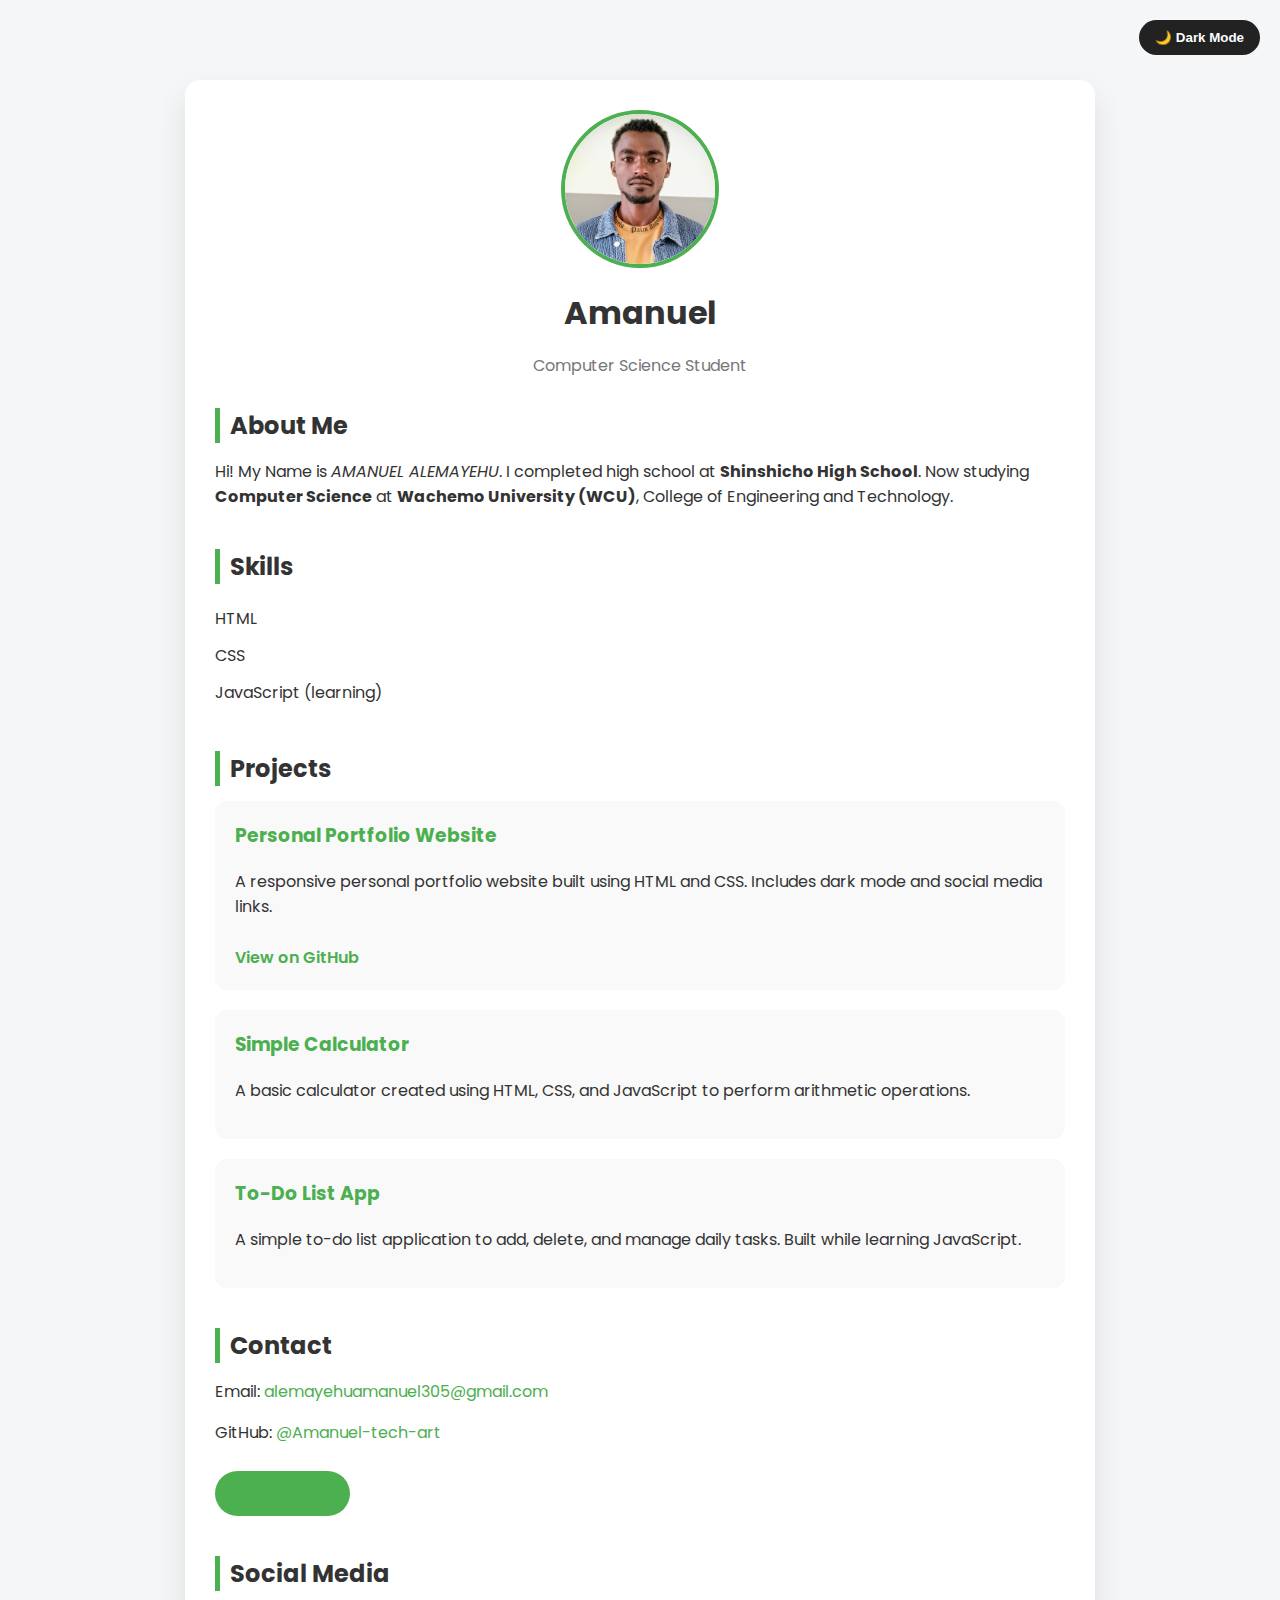
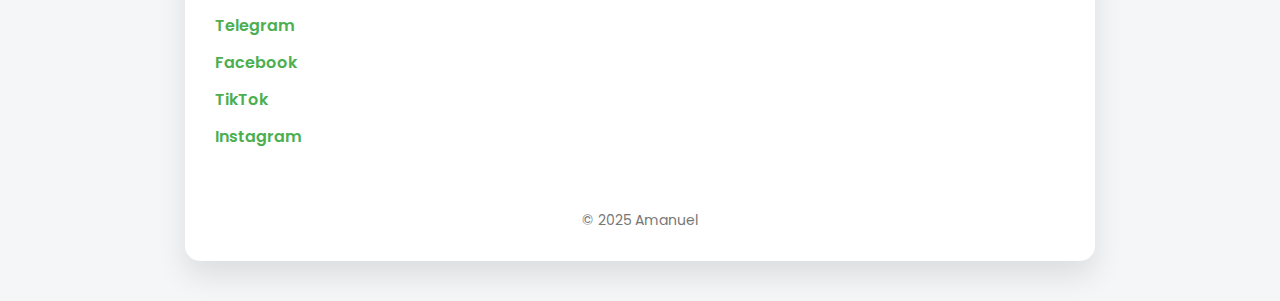
<file: index.html>
<!DOCTYPE html>
<html lang="en">
<head>
  <meta charset="UTF-8" />
  <meta name="viewport" content="width=device-width, initial-scale=1.0"/>
  <title>Amanuel | Portfolio</title>

  <link rel="stylesheet" href="aa.css">
  <link href="https://fonts.googleapis.com/css2?family=Poppins:wght@400;600&display=swap" rel="stylesheet">
</head>
<body>

  <!-- Theme Toggle Button -->
  <button id="themeToggle" class="toggle-btn">🌙 Dark Mode</button>

  <div class="container">
    <img src="Aman.jpg" alt="my photo" />
    <h1>Amanuel</h1>
    <p class="title">Computer Science Student</p>

    <div class="section">
      <h2>About Me</h2>
      <p>
        Hi! My Name is <em>AMANUEL ALEMAYEHU</em>. I completed high school at
        <strong>Shinshicho High School</strong>.
        Now studying <strong>Computer Science</strong> at
        <strong>Wachemo University (WCU)</strong>,
        College of Engineering and Technology.
      </p>
    </div>

    <div class="section">
      <h2>Skills</h2>
      <ul>
        <li>HTML</li>
        <li>CSS</li>
        <li>JavaScript (learning)</li>
      </ul>
    </div>

    <!-- Projects Section -->
    <div class="section projects">
      <h2>Projects</h2>

      <div class="project">
        <h3>Personal Portfolio Website</h3>
        <p>
          A responsive personal portfolio website built using HTML and CSS.
          Includes dark mode and social media links.
        </p>
          <a href="https://github.com/Amanuel-tech-art" target="_blank">View on GitHub</a>
      </div>

      <div class="project">
        <h3>Simple Calculator</h3>
        <p>
          A basic calculator created using HTML, CSS, and JavaScript
          to perform arithmetic operations.
        </p>
      </div>

      <div class="project">
        <h3>To-Do List App</h3>
        <p>
          A simple to-do list application to add, delete, and manage daily tasks.
          Built while learning JavaScript.
        </p>
      </div>
    </div>

    <div class="section contact">
      <h2>Contact</h2>
      <p>Email: <a href="mailto:alemayehuamanuel305@gmail.com">alemayehuamanuel305@gmail.com</a></p>
      <p>GitHub: <a href="https://github.com/Amanuel-tech-art" target="_blank">@Amanuel-tech-art</a></p>
      <a href="https://github.com/Amanuel-tech-art" target="_blank" class="btn">View GitHub</a>
    </div>

    <div class="section social">
      <h2>Social Media</h2>
      <ul>
        <li><a href="https://t.me/@Aman_stay" target="_blank">Telegram</a></li>
        <li><a href="https://www.facebook.com/Theamex" target="_blank">Facebook</a></li>
        <li><a href="https://www.tiktok.com/@ama_nuel123" target="_blank">TikTok</a></li>
        <li><a href="https://www.instagram.com/amex2o" target="_blank">Instagram</a></li>
      </ul>
    </div>
    <footer>© 2025 Amanuel</footer>
  </div>
<script src="aa.js"></script>
</body>
</html>
</file>
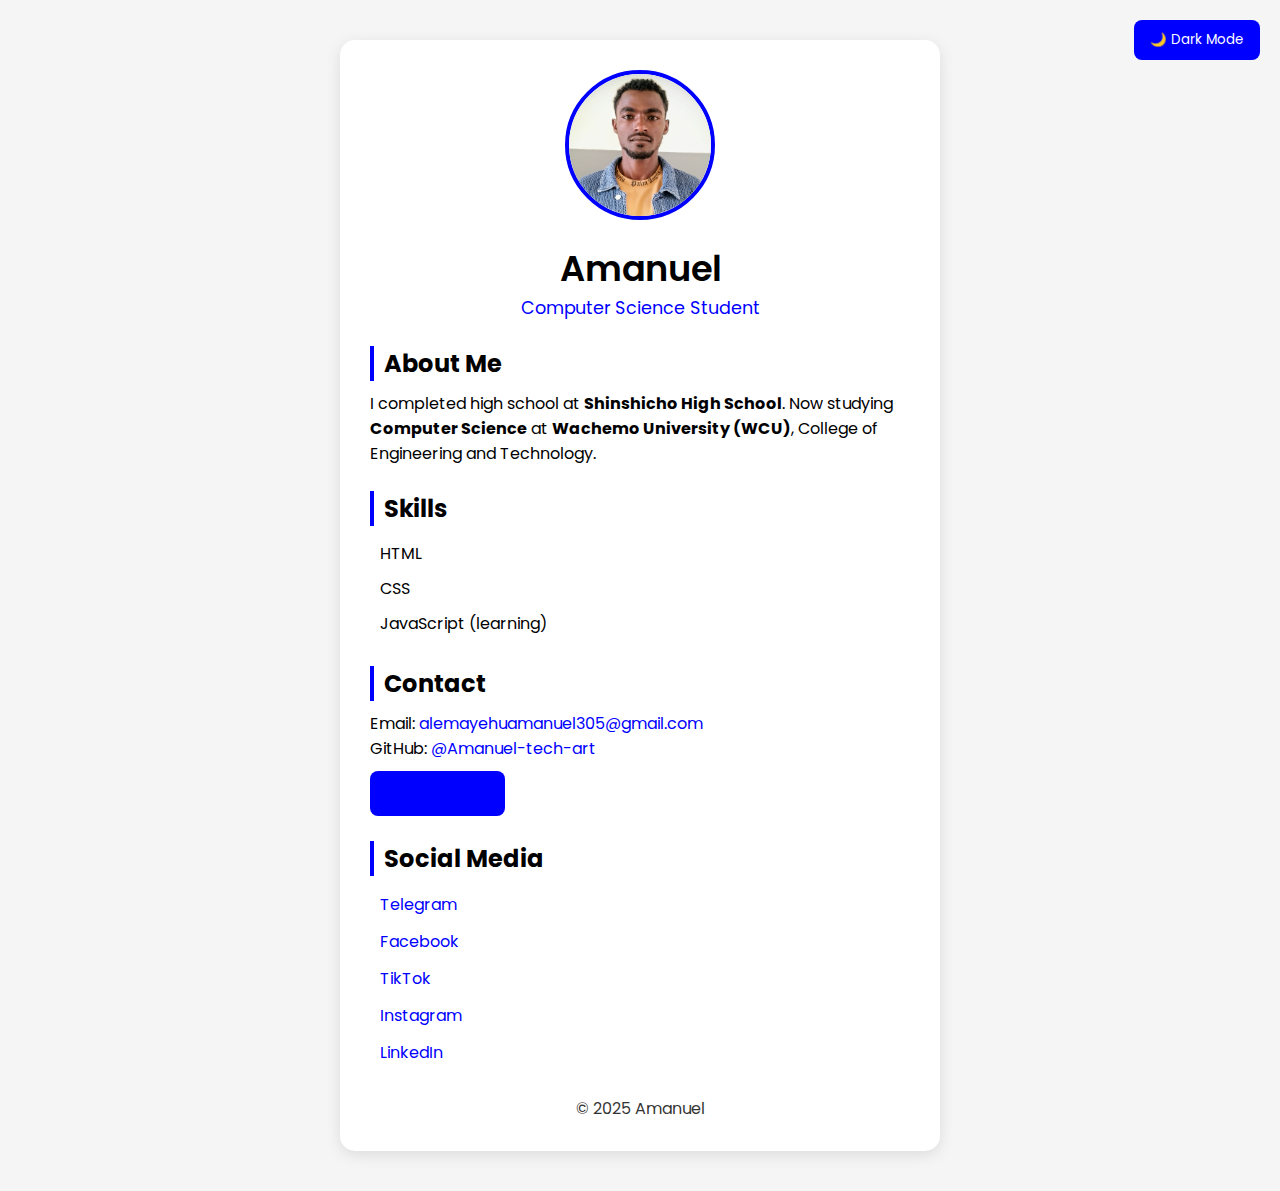
<file: Am.html>
<!DOCTYPE html>
<html lang="en">
<head>
  <meta charset="UTF-8" />
  <meta name="viewport" content="width=device-width, initial-scale=1.0"/>
  <title>Amanuel | Portfolio</title>

  <link rel="stylesheet" href="Am.css">
  <link href="https://fonts.googleapis.com/css2?family=Poppins:wght@400;600&display=swap" rel="stylesheet">
</head>
<body>

  <!-- Theme Toggle Button -->
  <button id="themeToggle" class="toggle-btn">🌙 Dark Mode</button>

  <div class="container">
    <img src="Aman.jpg" alt="my photo" />
    <h1>Amanuel</h1>
    <p class="title">Computer Science Student</p>

    <div class="section">
      <h2>About Me</h2>
      <p>I completed high school at <strong>Shinshicho High School</strong>. 
         Now studying <strong>Computer Science</strong> at <strong>Wachemo University (WCU)</strong>,
         College of Engineering and Technology.</p>
    </div>

    <div class="section">
      <h2>Skills</h2>
      <ul>
        <li>HTML</li>
        <li>CSS</li>
        <li>JavaScript (learning)</li>
      </ul>
    </div>

    <div class="section contact">
      <h2>Contact</h2>
      <p>Email: <a href="mailto:alemayehuamanuel305@gmail.com">alemayehuamanuel305@gmail.com</a></p>
      <p>GitHub: <a href="https://github.com/Amanuel-tech-art" target="_blank">@Amanuel-tech-art</a></p>
      <a href="https://github.com/Amanuel-tech-art" target="_blank" class="btn">View GitHub</a>
    </div>

    <!-- Social Media Section -->
    <div class="section social">
      <h2>Social Media</h2>
      <ul>
        <li><a href="https://t.me/@Aman_stay" target="_blank">Telegram</a></li>
        <li><a href="https://www.facebook.com/Amanuel CA" target="_blank">Facebook</a></li>
        <li><a href="https://www.tiktok.com/@Aman_nuel" target="_blank">TikTok</a></li>
        <li><a href="https://www.instagram.com/aman3anebo" target="_blank">Instagram</a></li>
        <li><a href="https://www.linkedin.com/in/yourLinkedInUsername" target="_blank">LinkedIn</a></li>
      </ul>
    </div>

    <footer>© 2025 Amanuel</footer>
  </div>

  <!-- External JavaScript -->
  <script src="Am.js"></script>
</body>
</html>
</file>
<file: aa.css>
/* Google Font */
body {
  margin: 0;
  font-family: 'Poppins', sans-serif;
  background: #f4f6f8;
  color: #333;
  transition: background 0.3s, color 0.3s;
}

/* Dark Mode */
body.dark {
  background: #121212;
  color: #f1f1f1;
}

/* Toggle Button */
.toggle-btn {
  position: fixed;
  top: 20px;
  right: 20px;
  padding: 10px 16px;
  border: none;
  border-radius: 25px;
  cursor: pointer;
  background: #222;
  color: #fff;
  font-weight: 600;
}

body.dark .toggle-btn {
  background: #f1f1f1;
  color: #121212;
}

/* Container */
.container {
  max-width: 850px;
  margin: 80px auto 40px;
  padding: 30px;
  background: #ffffff;
  border-radius: 15px;
  box-shadow: 0 15px 30px rgba(0, 0, 0, 0.1);
  transition: background 0.3s;
}

body.dark .container {
  background: #1e1e1e;
}

/* Profile Image */
.container img {
  width: 150px;
  height: 150px;
  border-radius: 50%;
  display: block;
  margin: 0 auto 15px;
  object-fit: cover;
  border: 4px solid #4caf50;
}

/* Headings */
h1 {
  text-align: center;
  margin-bottom: 5px;
}

.title {
  text-align: center;
  color: #777;
  margin-bottom: 30px;
}

body.dark .title {
  color: #aaa;
}

/* Sections */
.section {
  margin-bottom: 40px;
}

.section h2 {
  border-left: 5px solid #4caf50;
  padding-left: 10px;
  margin-bottom: 15px;
}

/* Lists */
ul {
  list-style: none;
  padding-left: 0;
}

ul li {
  padding: 6px 0;
}

/* Projects */
.projects .project {
  background: #f9f9f9;
  padding: 20px;
  border-radius: 12px;
  margin-bottom: 20px;
  transition: transform 0.3s, box-shadow 0.3s;
}

body.dark .projects .project {
  background: #2a2a2a;
}

.projects .project:hover {
  transform: translateY(-5px);
  box-shadow: 0 8px 20px rgba(0, 0, 0, 0.15);
}

.projects h3 {
  margin-top: 0;
  color: #4caf50;
}

.projects a {
  display: inline-block;
  margin-top: 10px;
  text-decoration: none;
  font-weight: 600;
  color: #4caf50;
}

/* Contact */
.contact a {
  color: #4caf50;
  text-decoration: none;
}

/* Button */
.btn {
  display: inline-block;
  margin-top: 10px;
  padding: 10px 18px;
  background: #4caf50;
  color: #fff;
  border-radius: 25px;
  text-decoration: none;
  font-weight: 600;
}

.btn:hover {
  opacity: 0.9;
}

/* Social */
.social ul li a {
  text-decoration: none;
  color: #4caf50;
  font-weight: 600;
}

/* Footer */
footer {
  text-align: center;
  padding-top: 15px;
  font-size: 14px;
  color: #777;
}

body.dark footer {
  color: #aaa;
}

/* Responsive */
@media (max-width: 600px) {
  .container {
    margin: 100px 15px;
    padding: 20px;
  }

  .toggle-btn {
    padding: 8px 14px;
    font-size: 14px;
  }
}
</file>
<file: Am.css>
/* ==== Global Styling ==== */
* {
  margin: 0;
  padding: 0;
  box-sizing: border-box;
  font-family: 'Poppins', sans-serif;
}

body {
  background: whitesmoke;
  color: black;
  transition: background 0.3s ease, color 0.3s ease;
}

.dark-mode {
  background: black;
  color: white;
}

/* ==== Container ==== */
.container {
  width: 90%;
  max-width: 600px;
  margin: 40px auto;
  background: white;
  padding: 30px;
  border-radius: 15px;
  box-shadow: 0 4px 15px rgba(0, 0, 0, 0.1);
  text-align: center;
  transition: background 0.3s;
}

.dark-mode .container {
  background: dimgray;
}

.container img {
  width: 150px;
  height: 150px;
  border-radius: 50%;
  object-fit: cover;
  margin-bottom: 15px;
  border: 4px solid blue;
}

h1 {
  font-size: 2.2rem;
  font-weight: 600;
}

.title {
  font-size: 1.1rem;
  margin-bottom: 20px;
  color: blue;
}

/* ==== Sections ==== */
.section {
  margin: 25px 0;
  text-align: left;
}

.section h2 {
  font-size: 1.5rem;
  margin-bottom: 10px;
  border-left: 4px solid blue;
  padding-left: 10px;
}

.section ul {
  list-style: none;
  padding-left: 10px;
}

.section ul li {
  padding: 5px 0;
  font-size: 1rem;
}

/* ==== Contact & Buttons ==== */
.contact a,
.social a {
  color: blue;
  text-decoration: none;
}

.btn {
  display: inline-block;
  margin-top: 10px;
  padding: 10px 20px;
  background: blue;
  color: white;
  border-radius: 8px;
  text-decoration: none;
  transition: background 0.3s;
}

.btn:hover {
  background: darkblue;
}

/* ==== Social Links ==== */
.social ul li {
  padding: 6px 0;
  font-size: 1rem;
}

/* ==== Footer ==== */
footer {
  text-align: center;
  margin-top: 20px;
  opacity: 0.8;
}

/* ==== Theme Toggle Button ==== */
.toggle-btn {
  position: fixed;
  top: 20px;
  right: 20px;
  padding: 10px 16px;
  background: blue;
  color: white;
  border: none;
  border-radius: 8px;
  cursor: pointer;
  transition: 0.3s;
}

.toggle-btn:hover {
  background: darkblue;
}
</file>
